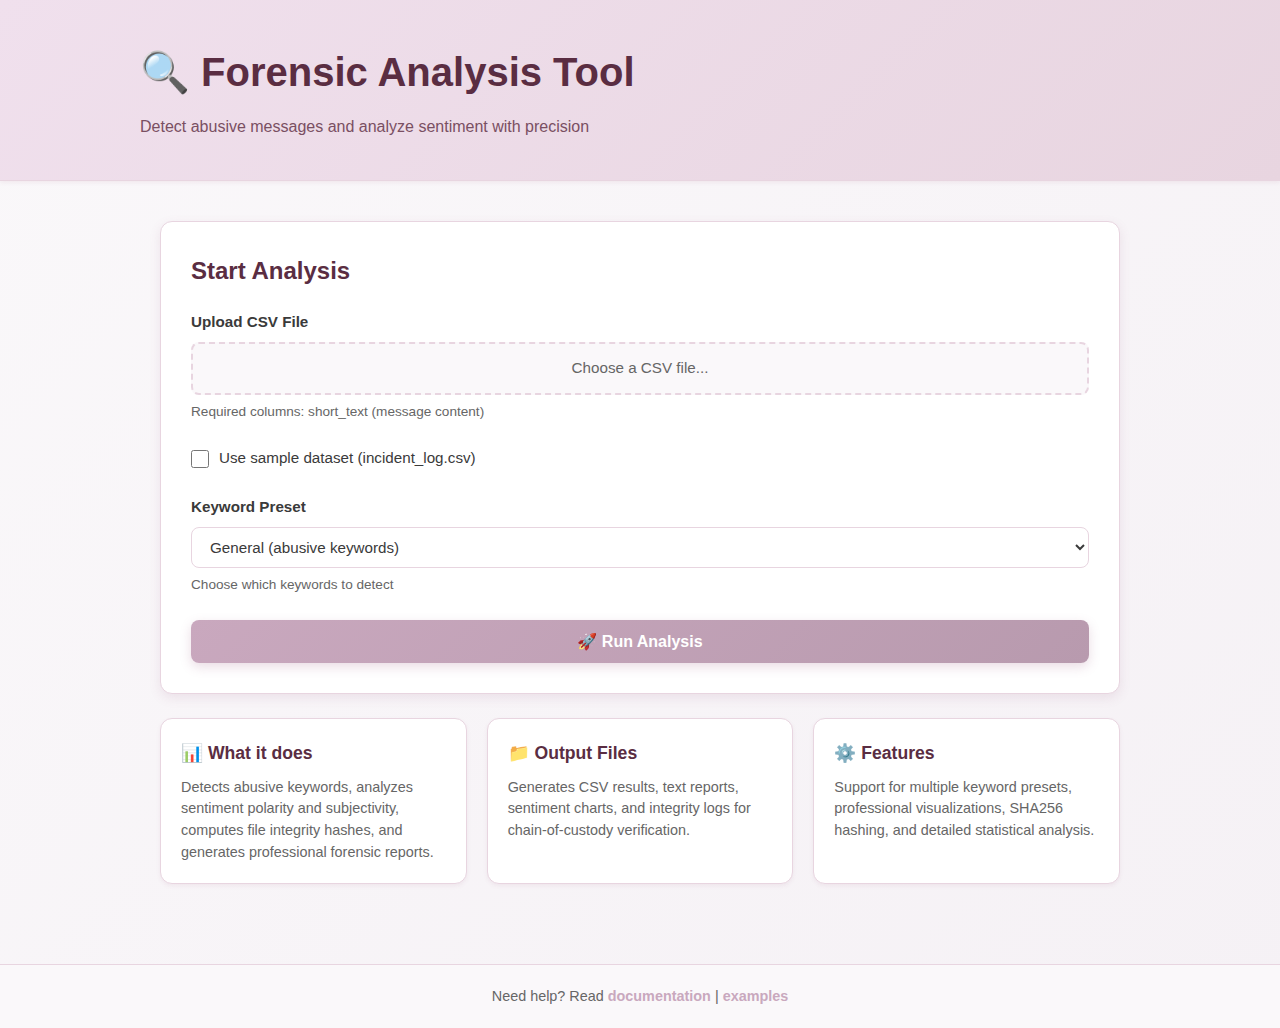
<file: templates/index.html>
<!doctype html>
<html lang="en">
  <head>
    <meta charset="utf-8">
    <meta name="viewport" content="width=device-width, initial-scale=1">
    <title>Forensic Analysis Tool</title>
    <link rel="stylesheet" href="/static/style.css">
  </head>
  <body>
    <div class="wrapper">
      <header class="header">
        <div class="header-content">
          <h1 class="title">🔍 Forensic Analysis Tool</h1>
          <p class="subtitle">Detect abusive messages and analyze sentiment with precision</p>
        </div>
      </header>

      <main class="main-content">
        <div class="card upload-card">
          <h2>Start Analysis</h2>
          
          <form method="post" enctype="multipart/form-data" class="form">
            <div class="form-group">
              <label for="file-input" class="label">Upload CSV File</label>
              <div class="file-input-wrapper">
                <input type="file" id="file-input" name="file" accept=".csv" class="file-input">
                <span class="file-label">Choose a CSV file...</span>
              </div>
              <small class="help-text">Required columns: short_text (message content)</small>
            </div>

            <div class="form-group checkbox-group">
              <label class="checkbox-label">
                <input type="checkbox" name="use_sample" class="checkbox">
                <span>Use sample dataset (incident_log.csv)</span>
              </label>
            </div>

            <div class="form-group">
              <label for="preset" class="label">Keyword Preset</label>
              <select id="preset" name="keyword_preset" class="select">
                <option value="general">General (abusive keywords)</option>
                <option value="harassment">Harassment-specific</option>
                <option value="cyberbullying">Cyberbullying</option>
                <option value="combined">Combined (all keywords)</option>
              </select>
              <small class="help-text">Choose which keywords to detect</small>
            </div>

            <button type="submit" class="btn btn-primary">🚀 Run Analysis</button>
          </form>
        </div>

        <div class="info-section">
          <div class="info-card">
            <h3>📊 What it does</h3>
            <p>Detects abusive keywords, analyzes sentiment polarity and subjectivity, computes file integrity hashes, and generates professional forensic reports.</p>
          </div>
          <div class="info-card">
            <h3>📁 Output Files</h3>
            <p>Generates CSV results, text reports, sentiment charts, and integrity logs for chain-of-custody verification.</p>
          </div>
          <div class="info-card">
            <h3>⚙️ Features</h3>
            <p>Support for multiple keyword presets, professional visualizations, SHA256 hashing, and detailed statistical analysis.</p>
          </div>
        </div>
      </main>

      <footer class="footer">
        <p>Need help? Read <a href="#" class="footer-link">documentation</a> | <a href="#" class="footer-link">examples</a></p>
      </footer>
    </div>
  </body>
</html>
</file>
<file: static/style.css>
* {
  margin: 0;
  padding: 0;
  box-sizing: border-box;
}

:root {
  --primary-color: #e8d5e0;
  --primary-dark: #d4b8cc;
  --accent-color: #c9a8be;
  --text-dark: #3a3a3a;
  --text-light: #666;
  --bg-light: #faf8fa;
  --border-color: #e8d5e0;
  --success-color: #7cb342;
  --warning-color: #f57c00;
  --shadow-sm: 0 2px 4px rgba(150, 80, 120, 0.08);
  --shadow-md: 0 4px 12px rgba(150, 80, 120, 0.12);
  --shadow-lg: 0 8px 24px rgba(150, 80, 120, 0.15);
}

body {
  font-family: -apple-system, BlinkMacSystemFont, 'Segoe UI', 'Roboto', 'Oxygen', 'Ubuntu', 'Cantarell', sans-serif;
  background: linear-gradient(135deg, #faf8fa 0%, #f5f1f5 100%);
  color: var(--text-dark);
  line-height: 1.6;
  min-height: 100vh;
  display: flex;
  flex-direction: column;
}

.wrapper {
  display: flex;
  flex-direction: column;
  min-height: 100vh;
}

.header {
  background: linear-gradient(135deg, #f0e0ed 0%, #e8d5e0 100%);
  padding: 40px 20px;
  box-shadow: var(--shadow-sm);
  border-bottom: 1px solid var(--border-color);
}

.header-content {
  max-width: 1000px;
  margin: 0 auto;
}

.title {
  font-size: 2.5rem;
  font-weight: 700;
  color: #5a2d42;
  margin-bottom: 10px;
}

.subtitle {
  font-size: 1rem;
  color: #7a4f62;
  font-weight: 400;
}

.main-content {
  flex: 1;
  max-width: 1000px;
  margin: 40px auto;
  width: 100%;
  padding: 0 20px;
}

.card {
  background: white;
  border-radius: 12px;
  padding: 30px;
  margin-bottom: 24px;
  box-shadow: var(--shadow-md);
  border: 1px solid var(--border-color);
  transition: all 0.3s ease;
}

.card:hover {
  box-shadow: var(--shadow-lg);
  border-color: var(--accent-color);
}

.card h2 {
  font-size: 1.5rem;
  color: #5a2d42;
  margin-bottom: 20px;
  font-weight: 600;
}

.form-group {
  margin-bottom: 24px;
}

.label {
  display: block;
  font-size: 0.95rem;
  font-weight: 600;
  color: var(--text-dark);
  margin-bottom: 8px;
}

.help-text {
  display: block;
  font-size: 0.85rem;
  color: var(--text-light);
  margin-top: 6px;
}

.file-input-wrapper {
  position: relative;
  display: inline-block;
  width: 100%;
}

.file-input {
  position: absolute;
  opacity: 0;
  width: 100%;
  height: 100%;
  cursor: pointer;
}

.file-label {
  display: block;
  padding: 12px 16px;
  background: var(--bg-light);
  border: 2px dashed var(--border-color);
  border-radius: 8px;
  color: var(--text-light);
  font-size: 0.95rem;
  transition: all 0.3s ease;
  text-align: center;
}

.file-input:hover + .file-label {
  border-color: var(--accent-color);
  background: rgba(200, 160, 190, 0.05);
}

.checkbox-group {
  display: flex;
  align-items: center;
}

.checkbox-label {
  display: flex;
  align-items: center;
  cursor: pointer;
  font-size: 0.95rem;
  color: var(--text-dark);
}

.checkbox {
  width: 18px;
  height: 18px;
  margin-right: 10px;
  accent-color: var(--accent-color);
  cursor: pointer;
}

.select {
  width: 100%;
  padding: 10px 14px;
  border: 1px solid var(--border-color);
  border-radius: 8px;
  font-size: 0.95rem;
  color: var(--text-dark);
  background: white;
  cursor: pointer;
  transition: all 0.3s ease;
}

.select:hover {
  border-color: var(--accent-color);
}

.select:focus {
  outline: none;
  border-color: var(--accent-color);
  box-shadow: 0 0 0 3px rgba(200, 160, 190, 0.1);
}

.btn {
  padding: 12px 24px;
  border: none;
  border-radius: 8px;
  font-size: 1rem;
  font-weight: 600;
  cursor: pointer;
  transition: all 0.3s ease;
  text-decoration: none;
  display: inline-block;
  text-align: center;
}

.btn-primary {
  background: linear-gradient(135deg, var(--accent-color) 0%, #b89aae 100%);
  color: white;
  box-shadow: 0 4px 12px rgba(150, 80, 120, 0.2);
}

.btn-primary:hover {
  transform: translateY(-2px);
  box-shadow: 0 6px 16px rgba(150, 80, 120, 0.3);
}

.btn-primary:active {
  transform: translateY(0);
}

.form {
  display: flex;
  flex-direction: column;
}

.info-section {
  display: grid;
  grid-template-columns: repeat(auto-fit, minmax(280px, 1fr));
  gap: 20px;
  margin-top: 20px;
}

.info-card {
  background: white;
  border-radius: 12px;
  padding: 20px;
  box-shadow: var(--shadow-sm);
  border: 1px solid var(--border-color);
}

.info-card h3 {
  color: #5a2d42;
  font-size: 1.1rem;
  margin-bottom: 10px;
}

.info-card p {
  color: var(--text-light);
  font-size: 0.9rem;
  line-height: 1.5;
}

.stats-grid {
  display: grid;
  grid-template-columns: repeat(auto-fit, minmax(150px, 1fr));
  gap: 20px;
}

.stat-item {
  background: var(--bg-light);
  border-radius: 10px;
  padding: 20px;
  text-align: center;
  border-left: 4px solid var(--accent-color);
}

.stat-label {
  display: block;
  font-size: 0.85rem;
  color: var(--text-light);
  text-transform: uppercase;
  letter-spacing: 0.5px;
  margin-bottom: 8px;
}

.stat-value {
  display: block;
  font-size: 2rem;
  font-weight: 700;
  color: #5a2d42;
}

.stat-abusive {
  color: var(--warning-color);
}

.stat-percentage {
  display: block;
  font-size: 0.85rem;
  color: var(--text-light);
  margin-top: 4px;
}

.download-list {
  display: flex;
  flex-direction: column;
  gap: 12px;
}

.download-item {
  display: flex;
  align-items: center;
  padding: 16px;
  background: var(--bg-light);
  border-radius: 10px;
  text-decoration: none;
  color: inherit;
  transition: all 0.3s ease;
  border: 1px solid transparent;
}

.download-item:hover {
  background: rgba(200, 160, 190, 0.1);
  border-color: var(--accent-color);
  transform: translateX(4px);
}

.download-icon {
  font-size: 2rem;
  margin-right: 16px;
}

.download-info {
  display: flex;
  flex-direction: column;
}

.download-name {
  font-weight: 600;
  color: #5a2d42;
  font-size: 0.95rem;
}

.download-desc {
  font-size: 0.85rem;
  color: var(--text-light);
  margin-top: 2px;
}

.viz-container {
  background: var(--bg-light);
  border-radius: 10px;
  padding: 20px;
  text-align: center;
}

.visualization-img {
  max-width: 100%;
  height: auto;
  border-radius: 8px;
}

.actions-section {
  text-align: center;
  margin: 30px 0;
}

.footer {
  background: var(--bg-light);
  border-top: 1px solid var(--border-color);
  padding: 20px;
  text-align: center;
  color: var(--text-light);
  font-size: 0.9rem;
  margin-top: 40px;
}

.footer-link {
  color: var(--accent-color);
  text-decoration: none;
  font-weight: 600;
  transition: color 0.3s ease;
}

.footer-link:hover {
  color: #5a2d42;
}

@media (max-width: 768px) {
  .title {
    font-size: 1.8rem;
  }

  .subtitle {
    font-size: 0.9rem;
  }

  .card {
    padding: 20px;
  }

  .main-content {
    margin: 20px auto;
  }

  .stats-grid {
    grid-template-columns: repeat(auto-fit, minmax(120px, 1fr));
    gap: 12px;
  }

  .stat-value {
    font-size: 1.5rem;
  }
}
</file>
